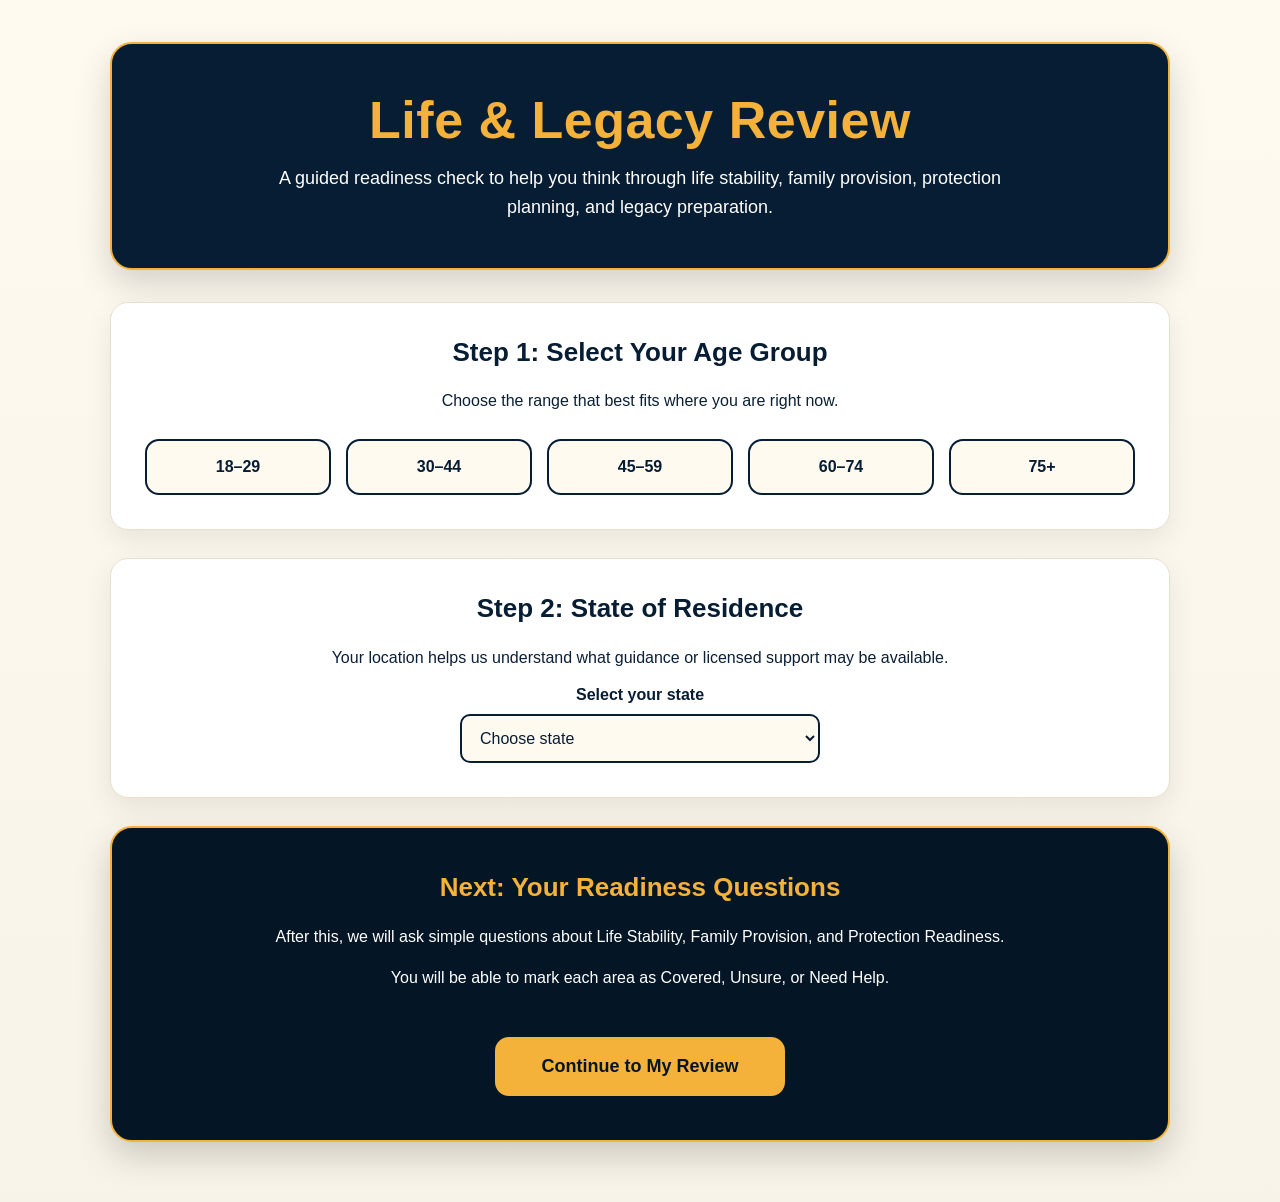
<file: index.html>
<!DOCTYPE html>
<html lang="en">
<head>
  <meta charset="UTF-8" />
  <meta name="viewport" content="width=device-width, initial-scale=1.0" />
  <title>Life & Legacy Review | e-legalboom.com</title>

  <style>
    :root {
      --navy: #071d33;
      --deep-navy: #041525;
      --gold: #f4b23b;
      --cream: #f7f3e8;
      --white: #ffffff;
      --text: #0b1f35;
      --soft-border: #eadfca;
    }

    * {
      box-sizing: border-box;
    }

    body {
      margin: 0;
      font-family: Arial, sans-serif;
      background: linear-gradient(180deg, #fffaf0 0%, var(--cream) 100%);
      color: var(--text);
    }

    .page {
      max-width: 1100px;
      margin: 0 auto;
      padding: 42px 20px 60px;
    }

    .hero {
      background: var(--navy);
      color: var(--white);
      border-radius: 22px;
      padding: 46px 28px;
      margin-bottom: 32px;
      text-align: center;
      box-shadow: 0 14px 34px rgba(0,0,0,0.16);
      border: 2px solid var(--gold);
    }

    .hero h1 {
      margin: 0 0 14px;
      font-size: clamp(32px, 5vw, 52px);
      color: var(--gold);
      letter-spacing: 0.5px;
    }

    .hero p {
      max-width: 760px;
      margin: 0 auto;
      font-size: 18px;
      line-height: 1.6;
    }

    .card {
      background: var(--white);
      border-radius: 18px;
      padding: 34px;
      margin-bottom: 28px;
      box-shadow: 0 10px 28px rgba(0,0,0,0.08);
      text-align: center;
      border: 1px solid var(--soft-border);
    }

    h2 {
      margin-top: 0;
      color: var(--navy);
      font-size: 26px;
    }

    p {
      line-height: 1.55;
    }

    .age-grid {
      display: grid;
      grid-template-columns: repeat(auto-fit, minmax(140px, 1fr));
      gap: 15px;
      margin-top: 25px;
    }

    .age-btn {
      padding: 17px;
      border: 2px solid var(--navy);
      background: #fffaf0;
      color: var(--navy);
      font-weight: bold;
      border-radius: 14px;
      cursor: pointer;
      font-size: 16px;
      transition: all 0.2s ease;
    }

    .age-btn:hover {
      transform: translateY(-2px);
      border-color: var(--gold);
      box-shadow: 0 6px 16px rgba(0,0,0,0.12);
    }

    .age-btn.selected {
      background: var(--navy);
      color: var(--gold);
      border-color: var(--gold);
      box-shadow: 0 8px 22px rgba(7,29,51,0.28);
    }

    label {
      display: block;
      font-weight: bold;
      margin-bottom: 10px;
      color: var(--navy);
    }

    select {
      width: min(360px, 100%);
      padding: 13px 14px;
      border-radius: 10px;
      font-size: 16px;
      border: 2px solid var(--navy);
      background: #fffaf0;
      color: var(--navy);
    }

    .dark-card {
      background: var(--deep-navy);
      color: var(--white);
      border-radius: 22px;
      padding: 44px 25px;
      text-align: center;
      border: 2px solid var(--gold);
      box-shadow: 0 14px 34px rgba(0,0,0,0.18);
    }

    .gold {
      color: var(--gold);
    }

    .continue-btn {
      margin-top: 30px;
      padding: 17px 44px;
      border: 2px solid var(--gold);
      background: var(--gold);
      color: var(--deep-navy);
      font-size: 18px;
      font-weight: bold;
      border-radius: 14px;
      cursor: pointer;
      transition: all 0.2s ease;
    }

    .continue-btn:hover {
      background: transparent;
      color: var(--gold);
      transform: translateY(-2px);
    }

    .message {
      margin-top: 18px;
      font-weight: bold;
      color: #ffd27a;
      display: none;
    }
  </style>
</head>

<body>
  <main class="page">

    <section class="hero">
      <h1>Life & Legacy Review</h1>
      <p>
        A guided readiness check to help you think through life stability,
        family provision, protection planning, and legacy preparation.
      </p>
    </section>

    <section class="card">
      <h2>Step 1: Select Your Age Group</h2>
      <p>Choose the range that best fits where you are right now.</p>

      <div class="age-grid">
        <button class="age-btn" data-age="18-29">18–29</button>
        <button class="age-btn" data-age="30-44">30–44</button>
        <button class="age-btn" data-age="45-59">45–59</button>
        <button class="age-btn" data-age="60-74">60–74</button>
        <button class="age-btn" data-age="75+">75+</button>
      </div>
    </section>

    <section class="card">
      <h2>Step 2: State of Residence</h2>
      <p>Your location helps us understand what guidance or licensed support may be available.</p>

      <label for="stateSelect">Select your state</label>
      <select id="stateSelect">
        <option value="">Choose state</option>
        <option value="California">California</option>
        <option value="Florida">Florida</option>
        <option value="Virginia">Virginia</option>
        <option value="Texas">Texas</option>
        <option value="New York">New York</option>
        <option value="Other">Other / Not listed</option>
      </select>
    </section>

    <section class="dark-card">
      <h2 class="gold">Next: Your Readiness Questions</h2>
      <p>After this, we will ask simple questions about Life Stability, Family Provision, and Protection Readiness.</p>
      <p>You will be able to mark each area as Covered, Unsure, or Need Help.</p>

      <button class="continue-btn" id="continueBtn">
        Continue to My Review
      </button>

      <div class="message" id="message">
        Please select your age group and state first.
      </div>
    </section>

  </main>

  <script>
    let selectedAgeGroup = "";

    const ageButtons = document.querySelectorAll(".age-btn");
    const stateSelect = document.getElementById("stateSelect");
    const continueBtn = document.getElementById("continueBtn");
    const message = document.getElementById("message");

    ageButtons.forEach(button => {
      button.addEventListener("click", function () {
        ageButtons.forEach(btn => btn.classList.remove("selected"));
        this.classList.add("selected");

        selectedAgeGroup = this.dataset.age;
        localStorage.setItem("legacy_age_group", selectedAgeGroup);

        message.style.display = "none";
      });
    });

    stateSelect.addEventListener("change", function () {
      localStorage.setItem("legacy_state", this.value);
      message.style.display = "none";
    });

    continueBtn.addEventListener("click", function () {
      const selectedState = stateSelect.value;

      if (!selectedAgeGroup || !selectedState) {
        message.style.display = "block";
        return;
      }

      window.location.href = "life-legacy-review.html";
    });
  </script>
</body>
</html>
</file>
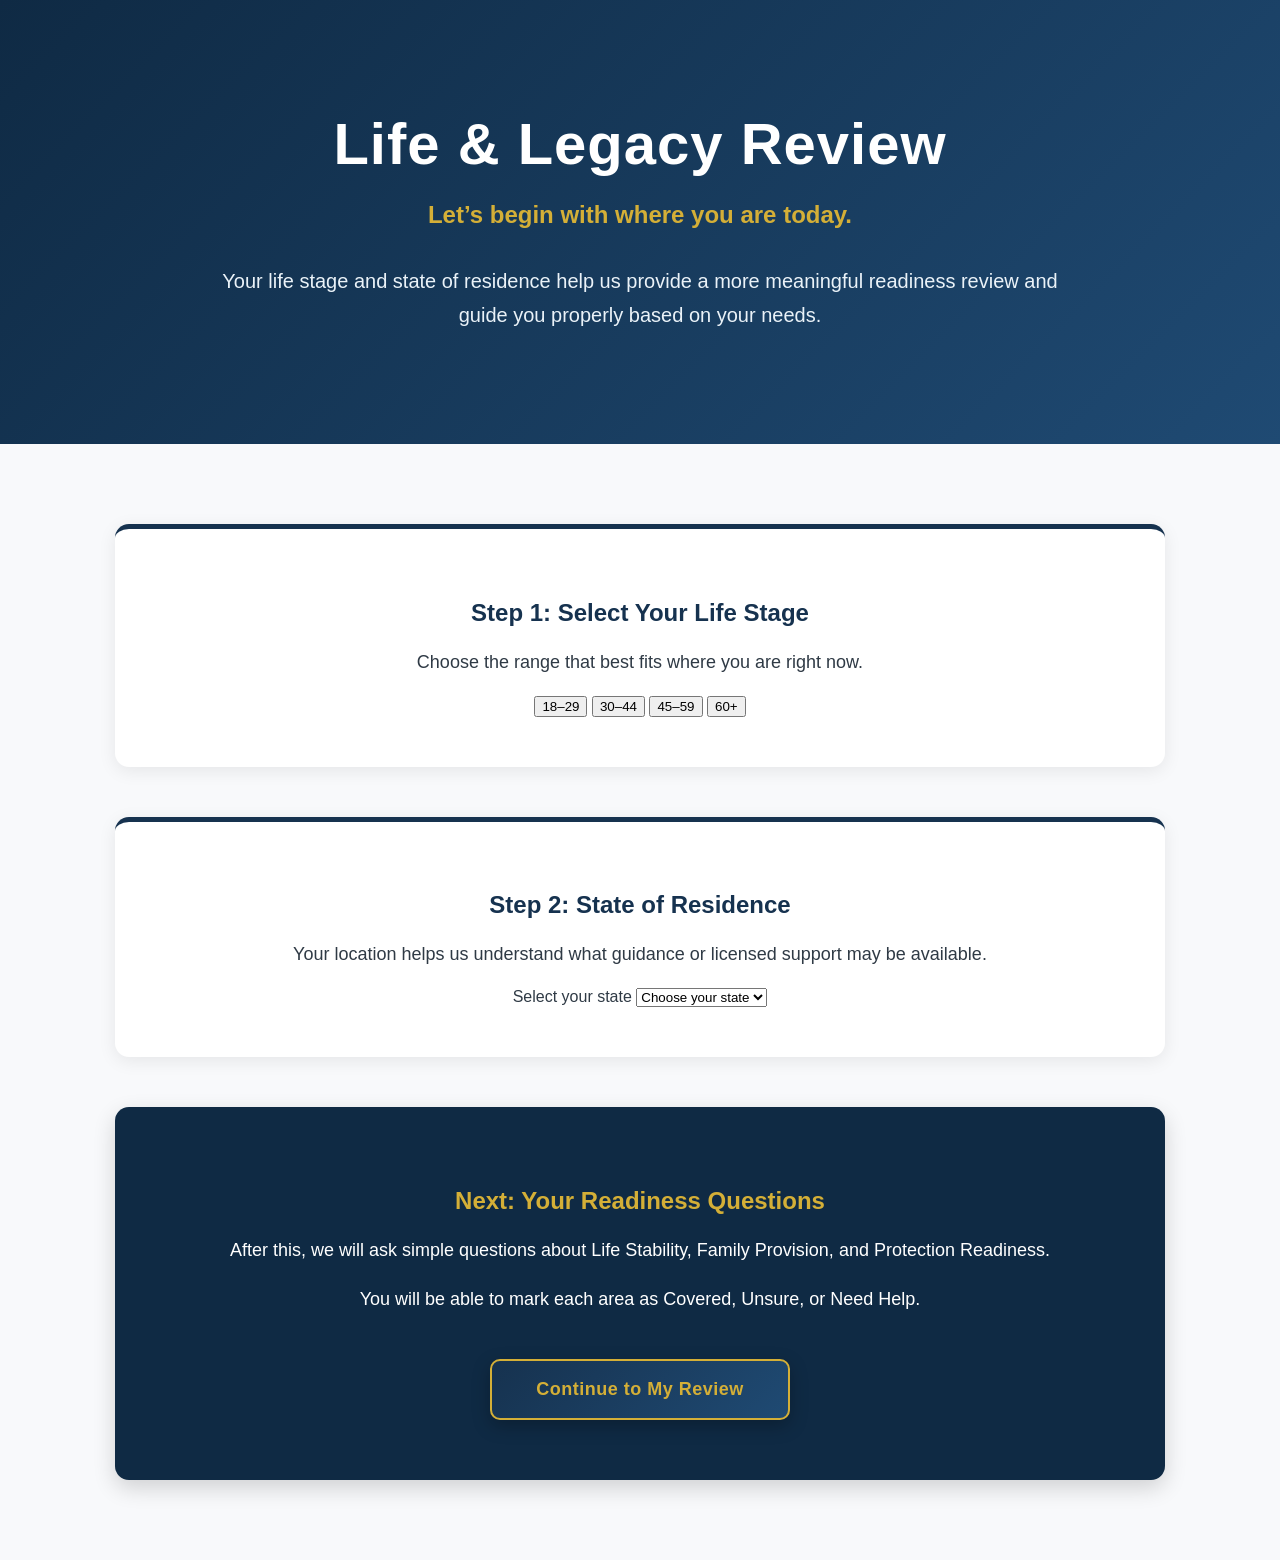
<file: assessment.html>
<!DOCTYPE html>
<html lang="en">
<head>
  <meta charset="UTF-8" />
  <meta name="viewport" content="width=device-width, initial-scale=1.0" />
  <title>Life & Legacy Review</title>
  <link rel="stylesheet" href="style.css" />
</head>

<body>

  <section class="hero">
    <h1>Life & Legacy Review</h1>

    <p class="subtitle">
      Let’s begin with where you are today.
    </p>

    <p class="welcome-text">
      Your life stage and state of residence help us provide a more meaningful readiness review
      and guide you properly based on your needs.
    </p>
  </section>

  <main class="container">

    <section class="trust-section">
      <h2>Step 1: Select Your Life Stage</h2>

      <p>
        Choose the range that best fits where you are right now.
      </p>

      <div class="option-grid">
        <button class="choice-button">18–29</button>
        <button class="choice-button">30–44</button>
        <button class="choice-button">45–59</button>
        <button class="choice-button">60+</button>
      </div>
    </section>

    <section class="trust-section">
      <h2>Step 2: State of Residence</h2>

      <p>
        Your location helps us understand what guidance or licensed support may be available.
      </p>

      <label class="form-label" for="state">Select your state</label>
      <select id="state" class="form-input">
        <option value="">Choose your state</option>
        <option>Virginia</option>
        <option>North Carolina</option>
        <option>California</option>
        <option>Florida</option>
        <option>Georgia</option>
        <option>Maryland</option>
        <option>Texas</option>
        <option>Other</option>
      </select>
    </section>

    <section class="promise-section">
      <h2>Next: Your Readiness Questions</h2>

      <p>
        After this, we will ask simple questions about Life Stability, Family Provision,
        and Protection Readiness.
      </p>

      <p>
        You will be able to mark each area as Covered, Unsure, or Need Help.
      </p>

      <button class="start-button">
        Continue to My Review
      </button>
    </section>

  </main>
<script>
  let selectedAge = "";

  const ageButtons = document.querySelectorAll(".choice-button");
  const stateSelect = document.getElementById("state");
  const startButton = document.querySelector(".start-button");

  // Handle age selection
  ageButtons.forEach(button => {
    button.addEventListener("click", function () {
      ageButtons.forEach(btn => btn.classList.remove("selected"));
      this.classList.add("selected");

      selectedAge = this.textContent.trim();
      localStorage.setItem("legacy_age_group", selectedAge);
    });
  });

  // Handle continue button
  startButton.addEventListener("click", function () {
    const state = stateSelect.value;

    if (!selectedAge || !state) {
      alert("Please select your age group and state first.");
      return;
    }

    localStorage.setItem("legacy_state", state);

    // IMPORTANT: This must match your actual file
    window.location.href = "assessment.html";
  });
</script>

</body>
</html>
</file>
<file: style.css>
body {
    margin: 0;
    font-family: Arial, Helvetica, sans-serif;
    background-color: #F8F9FB;
    color: #2F3A45;
}

.hero {
    background: linear-gradient(135deg, #0F2A44, #1F4A73);
    color: white;
    padding: 110px 20px 90px;
    text-align: center;
}

.hero h1 {
    font-size: 58px;
    margin: 0 0 20px;
    color: white;
    letter-spacing: 1px;
}

.subtitle {
    font-size: 24px;
    color: #D4AF37;
    margin-bottom: 35px;
    font-weight: bold;
}

.welcome-text {
    max-width: 850px;
    margin: 22px auto;
    font-size: 20px;
    line-height: 1.7;
    color: #EAF2F8;
}

.container {
    max-width: 1050px;
    margin: 0 auto 50px;
    padding: 30px 20px;
}

.intro-list {
    list-style: none;
    padding: 0;
    margin: 45px auto 0;
}

.intro-list li {
    background: #FFFFFF;
    margin: 24px auto;
    padding: 28px 32px;
    border-radius: 14px;
    max-width: 760px;
    font-size: 18px;
    line-height: 1.6;
    color: #2F3A45;
    border-left: 8px solid #D4AF37;
    box-shadow: 0 8px 22px rgba(0,0,0,0.12);
    text-align: left;
}

.intro-list strong {
    display: block;
    color: #16324F;
    font-size: 24px;
    margin-bottom: 8px;
}

.start-button {
    display: block;
    width: fit-content;
    margin: 45px auto 0;
    background: linear-gradient(135deg, #16324F, #1F4A73);
    color: #D4AF37;
    border: 2px solid #D4AF37;
    padding: 18px 44px;
    font-size: 18px;
    border-radius: 10px;
    cursor: pointer;
    font-weight: bold;
    letter-spacing: 0.5px;
    text-decoration: none;
    box-shadow: 0 6px 18px rgba(0,0,0,0.25);
    transition: all 0.3s ease;
}

.start-button:hover {
    background: #0F2A44;
    color: #FFD76A;
    transform: translateY(-2px);
    box-shadow: 0 10px 24px rgba(0,0,0,0.35);
}

.micro-note {
    margin-top: 15px;
    font-size: 14px;
    color: #B8962E;
    text-align: center;
}

.trust-section {
    background: white;
    padding: 50px;
    border-radius: 14px;
    margin-top: 50px;
    text-align: center;
    box-shadow: 0 4px 18px rgba(0,0,0,0.08);
    border-top: 5px solid #16324F;
}

.trust-section h2 {
    color: #16324F;
    margin-bottom: 20px;
}

.trust-section p {
    font-size: 18px;
    line-height: 1.7;
}

.promise-section {
    background: #0F2A44;
    color: white;
    padding: 60px 40px;
    border-radius: 14px;
    margin-top: 50px;
    text-align: center;
    box-shadow: 0 8px 22px rgba(0,0,0,0.16);
}

.promise-section h2 {
    color: #D4AF37;
    margin-bottom: 20px;
}

.promise-section p {
    font-size: 18px;
    line-height: 1.7;
    max-width: 850px;
    margin: 18px auto;
}

@media (max-width: 768px) {
    .hero {
        padding: 80px 20px 70px;
    }

    .hero h1 {
        font-size: 40px;
    }

    .subtitle {
        font-size: 20px;
    }

    .welcome-text {
        font-size: 18px;
    }

    .intro-list li {
        font-size: 17px;
        padding: 22px;
    }

    .intro-list strong {
        font-size: 21px;
    }

    .trust-section,
    .promise-section {
        padding: 35px 25px;
    }
}
</file>
